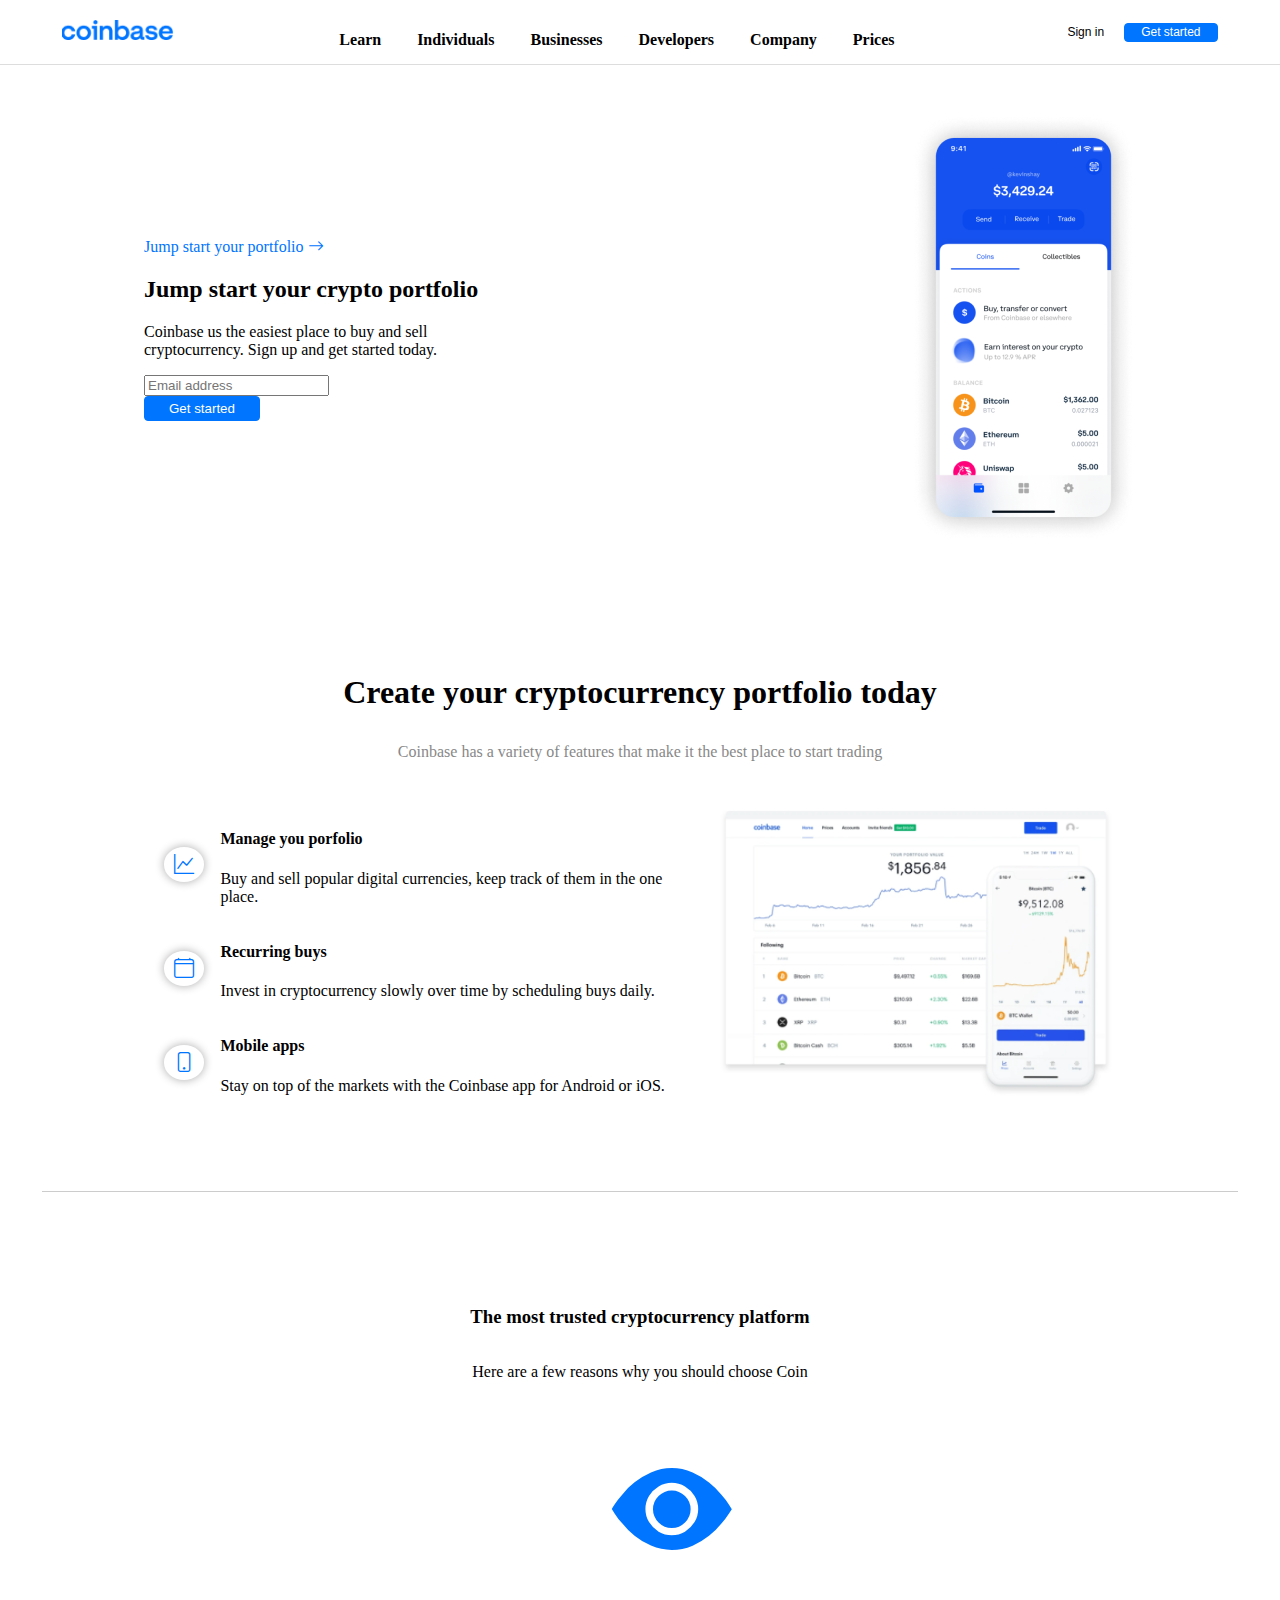
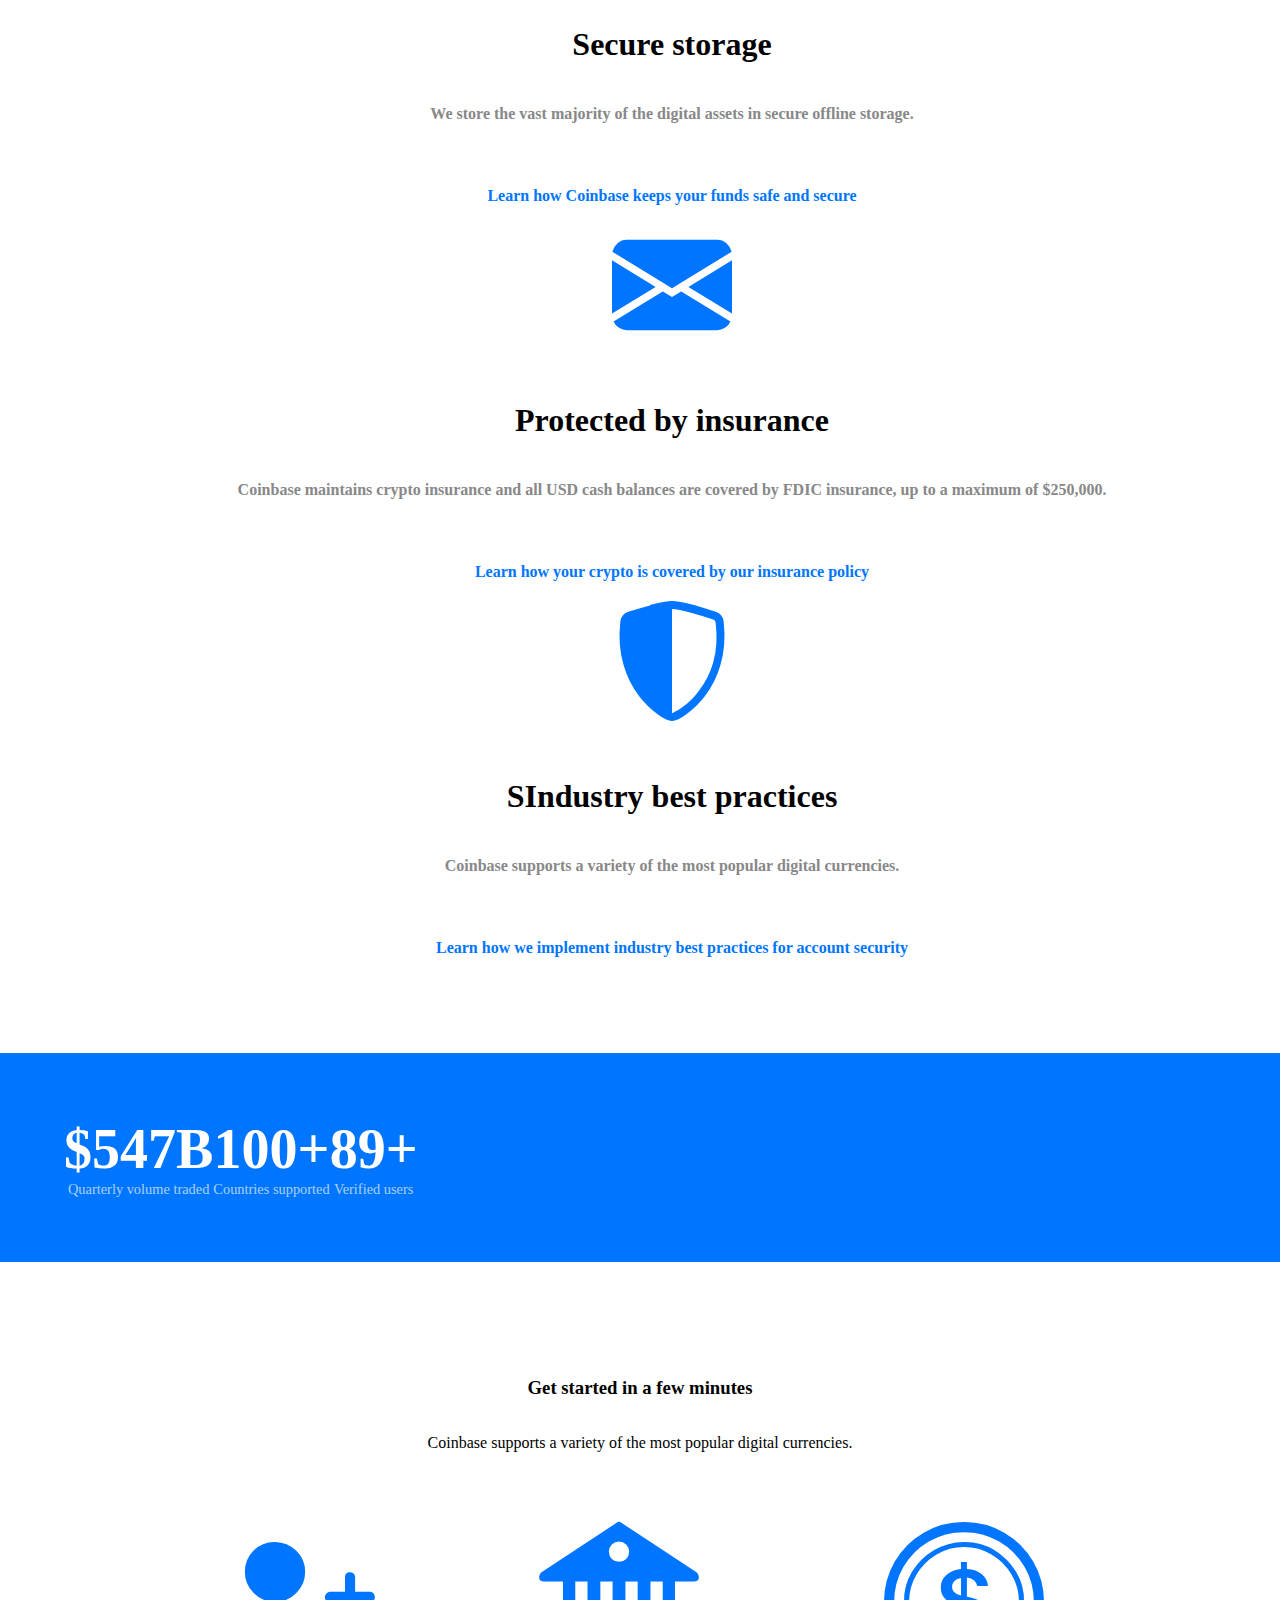
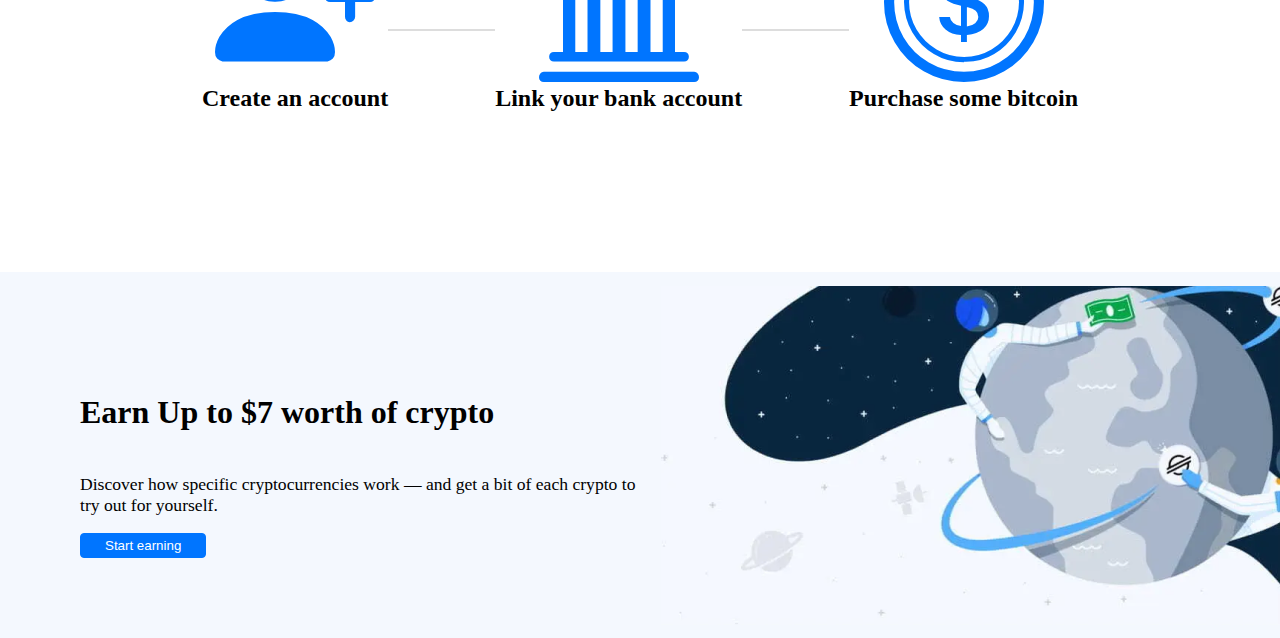
<file: index.html>
<!DOCTYPE html>
<html lang="en">
    <head>
    <meta charset="UTF-8" />
    <meta http-equiv="X-UA-Compatible" content="IE=edge" />
    <meta name="viewport" content="width=device-width, initial-scale=1.0" />
    <title>COINBASE</title>
    <link href="https://cdn.jsdelivr.net/npm/bootstrap@5.2.0-beta1/dist/css/bootstrap.min.css" rel="stylesheet" integrity="sha384-0evHe/X+R7YkIZDRvuzKMRqM+OrBnVFBL6DOitfPri4tjfHxaWutUpFmBp4vmVor" crossorigin="anonymous">
    <link rel="stylesheet" href="https://cdn.jsdelivr.net/npm/bootstrap-icons@1.9.1/font/bootstrap-icons.css">
    <link rel="stylesheet" href="../css/styles.css">
    </head>
    <body>
        <nav class="nav">
            <div class="logo">
                <a href="#">
                    <img src="../assets/img/Logo.png" alt="coinbase">
                </a>
            </div>
            <div class="menu d-none d-md-block">
                <ul class="main-menu">
                    <li><a href="#">Learn</a></li>
                    <li><a href="#">Individuals</a></li>
                    <li><a href="#">Businesses</a></li>
                    <li><a href="#">Developers</a></li>
                    <li><a href="#">Company</a></li>
                    <li><a href="#">Prices</a></li>
                </ul>
            </div>
            <div class="get-started">
                <button class="btn-sec-s">Sign in</button>
                <button class="btn-main-s">Get started</button>
            </div>
        </nav>
        <section class="sec-home">
            <div class="home-cta">
                <div class="cta-text">
                    <span>Jump start your portfolio</span>
                    <i class="bi bi-arrow-right"></i>
                </div>
                <h2 class="jump-title h1">Jump start your crypto portfolio</h2>
                <p class="home-desc">Coinbase us the easiest place to buy and sell cryptocurrency. Sign up and get started today.</p>
                <div class="lead-magnet row align-items-center">
                    <div class="col input-col">
                        <input type="text" class="form-control input-text"
                        placeholder="Email address">
                    </div>
                    <div class="col">
                        <button class="btn-main">Get started</button>
                    </div>
                    </div>
            </div>
            <div class="home-img d-none d-md-block">
                <img src="../assets/img/Wallet.png" alt="wallet">
            </div>
        </section>
        <section class="sec-features">
            <div class="intro">
                <h3>Create your cryptocurrency portfolio today</h3>
                <p>Coinbase has a variety of features that make it the best place to start trading </p>
            </div>
            <div class="features">
                <div class="text">
                    <div class="feature">
                        <span class="icon-sm">
                            <i class="bi bi-graph-up"></i>
                        </span>
                        <div class="description">
                            <h4 class="title-descript">Manage you porfolio</h4>
                            <p class="text-f">Buy and sell popular digital currencies, keep track of them in the one place.</p>
                        </div>
                    </div>
                    <div class="feature">
                        <span class="icon-sm">
                            <i class="bi bi-calendar4"></i>
                        </span>
                        <div class="description">
                            <h4 class="title-descript">Recurring buys</h4>
                            <p class="text-f">Invest in cryptocurrency slowly over time by scheduling buys daily.</p>
                        </div>
                    </div>
                    <div class="feature">
                        <span class="icon-sm">
                            <i class="bi bi-phone"></i>
                        </span>
                        <div class="description">
                            <h4 class="title-descript">Mobile apps</h4>
                            <p class="text-f">Stay on top of the markets with the Coinbase app for Android or iOS.</p>
                        </div>
                    </div>
                </div>
                <div class="image d-none d-md-block">
                    <img src="../assets/img/Chart.png" alt="Chart">
                </div>
            </div>
        </section>
        <section class="sec-benefits">
            <div class="intros">
                <h3>The most trusted cryptocurrency platform</h3>
                <p>Here are a few reasons why you should choose Coin</p>
            </div>
            <div class="benefit-cards row">

                <div class="benefit col-md">
                    <div class="icon">
                        <i class="bi bi-eye-fill icon"></i>
                    </div>
                    <div class="description">
                        <h4 class="title">Secure storage</h4>
                        <p class="text">We store the vast majority of the digital assets in secure offline storage.</p>
                    </div>
                    <p class="cta">Learn how Coinbase keeps your funds safe and secure </p>
                </div>

                <div class="benefit col-md">
                    <div class="icon">
                        <i class="bi bi-envelope-fill icon"></i>
                    </div>
                    <div class="description">
                        <h4 class="title">Protected by insurance</h4>
                        <p class="text">Coinbase maintains crypto insurance and all USD cash balances are covered by FDIC insurance, up to a maximum of $250,000.</p>
                    </div>
                    <p class="cta">Learn how your crypto is covered by our insurance policy</p>
                </div>

                <div class="benefit col-md">
                    <div class="icon">
                        <i class="bi bi-shield-shaded icon"></i>
                    </div>
                    <div class="description">
                        <h4 class="title">SIndustry best practices</h4>
                        <p class="text">Coinbase supports a variety of the most popular digital currencies.</p>
                    </div>
                    <p class="cta">Learn how we implement industry best practices for account security</p>
                </div>
            </div>
        </section>
        <section class="sec-kpis col-md row">
            <div class="kpi col-md">
                <span class="number">$547B</span>
                <span class="desc">Quarterly volume traded</span>
            </div>

            <div class="kpi col-md">
                <span class="number">100+</span>
                <span class="desc">Countries supported</span>
            </div>

            <div class="kpi col-md">
                <span class="number">89+</span>
                <span class="desc">Verified users</span>
            </div>
        </section>
        <section class="sec-onboarding">
            <div class="intros">
                <h3>Get started in a few minutes</h3>
                <p>Coinbase supports a variety of the most popular digital currencies.</p>
            </div>
            <div class="steps">
                <div class="icon-desc">
                    <i class="bi bi-person-plus-fill icon"></i>
                    <h4 class="title">
                        Create an account
                    </h4>
                </div>

                <div class="step-separator">

                </div>
                <div class="icon-desc">
                    <i class="bi bi-bank2 icon"></i>
                    <h4 class="title">
                        Link your bank account
                    </h4>
                </div>

                <div class="step-separator"></div>

                <div class="icon-desc">
                    <i class="bi bi-coin icon"></i>
                    <h4 class="title">
                        Purchase some bitcoin
                    </h4>
                </div>
            </div>
        </section>
        <section class="sec-footer-cta col-md">
            <div class="footer-cta">
                <h4 class="cta-title">Earn Up to $7 worth of crypto</h4>
                <p class="cta-description">Discover how specific cryptocurrencies work — and get a bit of each crypto to try out for yourself.</p>
                <button class="btn-main">Start earning</button>
            </div>
        </section>
    </body>
    <script src="https://cdn.jsdelivr.net/npm/bootstrap@5.2.0-beta1/dist/js/bootstrap.bundle.min.js" integrity="sha384-pprn3073KE6tl6bjs2QrFaJGz5/SUsLqktiwsUTF55Jfv3qYSDhgCecCxMW52nD2" crossorigin="anonymous"></script>
    <script>

    </script>
</html>
</file>
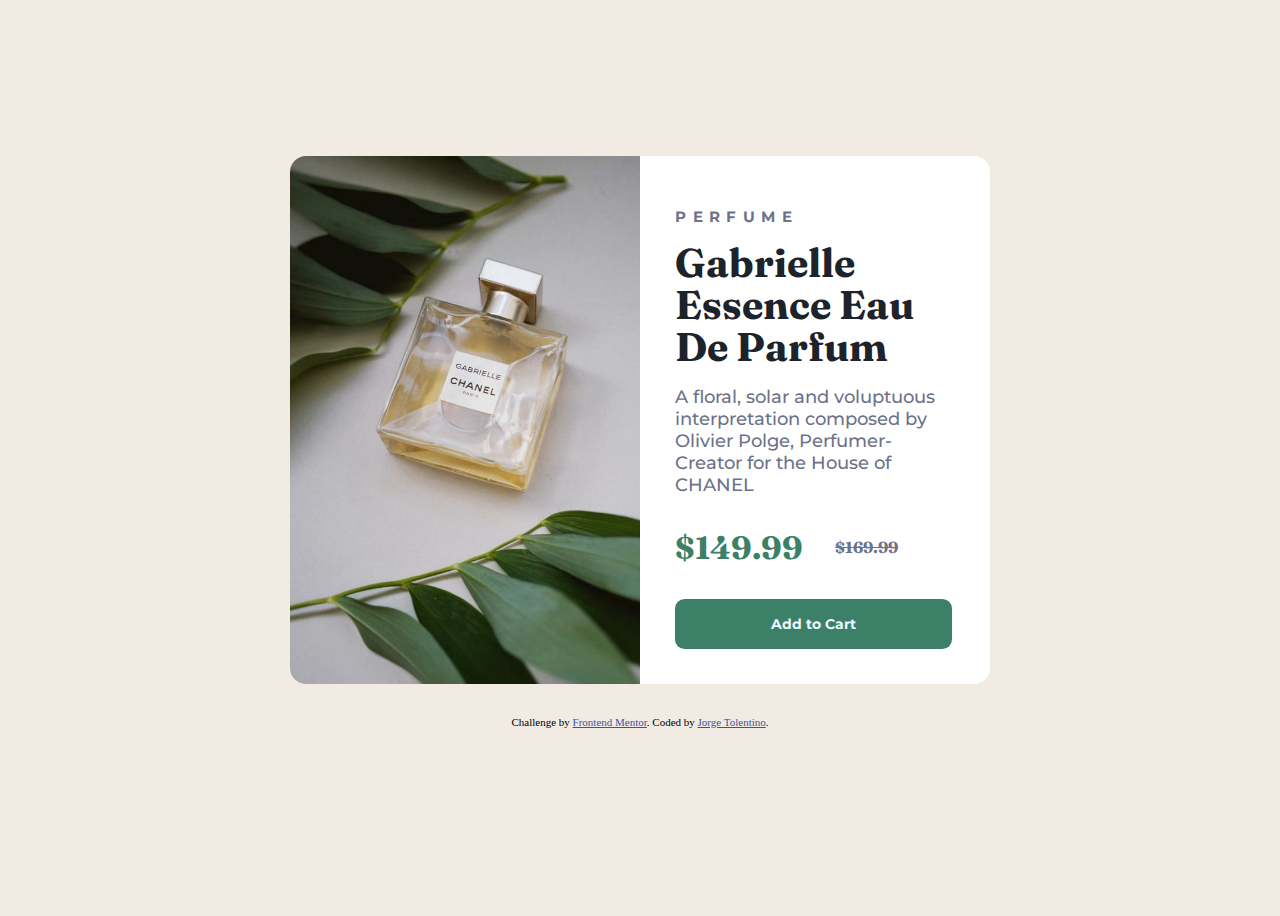
<file: Product-preview/index.html>
<!DOCTYPE html>
<html lang="en">
<head>
  <meta charset="UTF-8">
  <meta name="viewport" content="width=device-width, initial-scale=1.0"> <!-- displays site properly based on user's device -->

  <link rel="icon" type="image/png" sizes="32x32" href="./images/favicon-32x32.png">
  
  <title>Frontend Mentor | Product preview card component</title>

<link rel="stylesheet" href="styles.css">
<link href="https://fonts.googleapis.com/css2?family=Montserrat" rel="stylesheet">
<link href="https://fonts.googleapis.com/css2?family=Fraunces" rel="stylesheet">

</head>
<body>

  <div class="container">
    <img src="images/image-product-desktop.jpg" alt="product-desktop">
    <div class="body-p">
      <p class="text-product">PERFUME</p>
      <h3 class="name-product">Gabrielle Essence Eau De Parfum</h3>
      <p class="description">A floral, solar and voluptuous interpretation composed by Olivier Polge, 
        Perfumer-Creator for the House of CHANEL</p>
      <div class="price">
        <p class="price-lead">$149.99</p>
        <p class="price-sec">$169.99</p>
      </div>
      <button class="btn-cart">Add to Cart</button>
    </div>
  </div>

  <div class="attribution">
    Challenge by <a href="https://www.frontendmentor.io?ref=challenge" target="_blank">Frontend Mentor</a>. 
    Coded by <a href="https://hijorhe.github.io/">Jorge Tolentino</a>.
  </div>
</body>
</html>
</file>
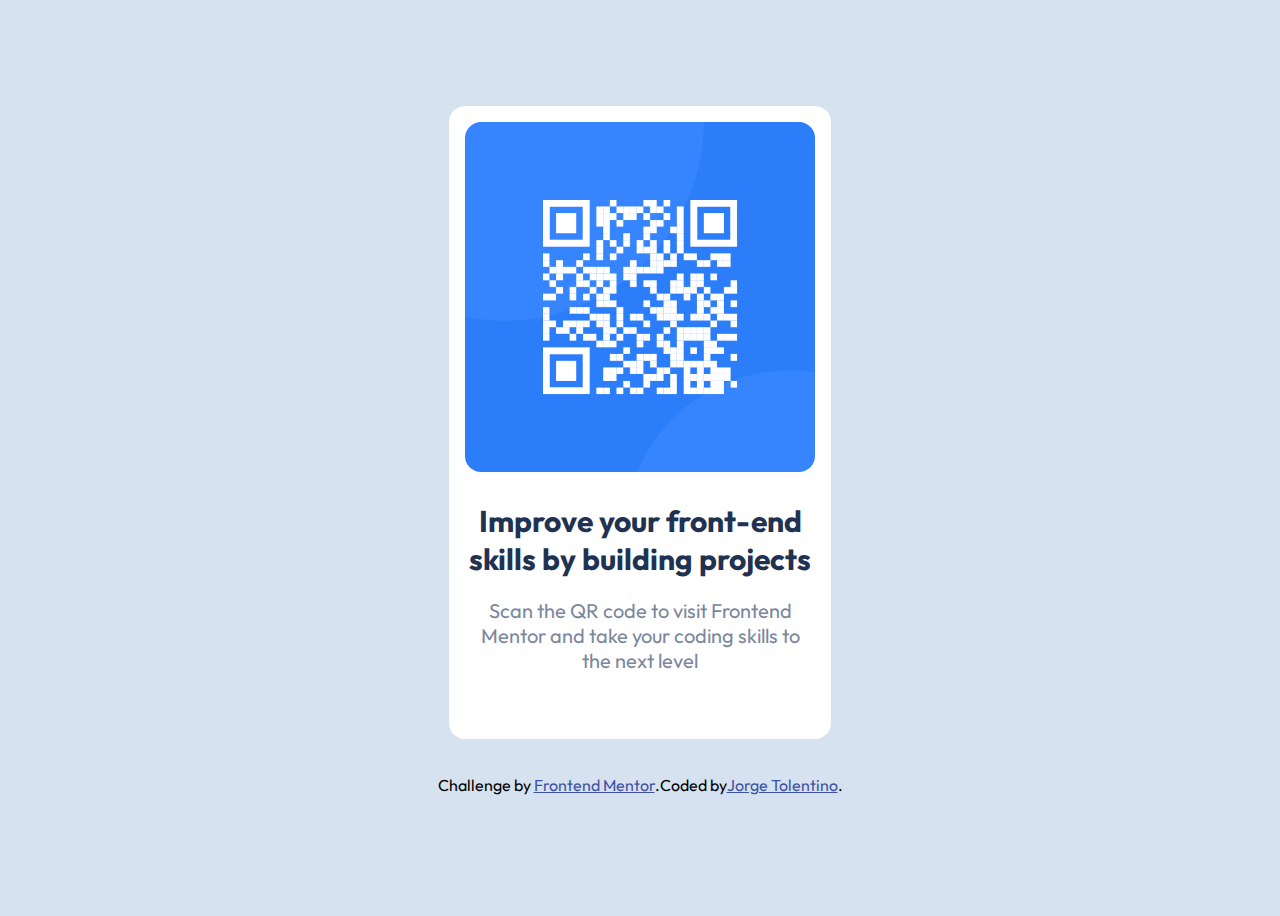
<file: QR-FrontendMentor/index.html>
<!DOCTYPE html>
<html lang="en">
<head>
  <meta charset="UTF-8">
  <meta name="viewport" content="width=device-width, initial-scale=1.0"> <!-- displays site properly based on user's device -->

  <link rel="icon" type="image/png" sizes="32x32" href="./images/favicon-32x32.png">
  
  <title>Frontend Mentor | QR code component</title>
<link rel="stylesheet" href="styles.css">
<link
rel="stylesheet"
href="https://fonts.googleapis.com/css?family=Outfit"
/>
</head>
<body>
  <div class="container">
    <img src="images/image-qr-code.png" alt="QR" />
    <h1>Improve your front-end skills by building projects</h1>
    <p>
      Scan the QR code to visit Frontend Mentor and take your coding skills to
      the next level
    </p>
  </div>
  <footer>
    <div class="attribution">
      <p>
        Challenge by
        <a href="https://www.frontendmentor.io?ref=challenge" target="_blank"
          >Frontend Mentor</a
        >.
      </p>
      Coded by
      <a href="https://www.frontendmentor.io/profile/virag-ky" target="_blank"
        >Jorge Tolentino</a
      >.
    </div>
  </footer>
  </div>
</body>
</html>
</file>
<file: css/styles.css>
.btn-main, .btn-main-s {
  padding: 0.25rem 1.5rem;
  border-radius: 0.25rem;
  background-color: #0075FF;
  color: white;
  border: solid 1px #0075FF;
}
.btn-main:hover, .btn-main-s:hover {
  background-color: white;
  color: #0075FF;
}
.btn-main-s {
  font-size: 0.75rem;
  padding: 0.1rem 1rem;
}

.btn-sec, .btn-sec-s {
  padding: 0.25rem 1.5rem;
  border-radius: 0.25rem;
  color: #000000;
  background-color: transparent;
  border: none;
}
.btn-sec:hover, .btn-sec-s:hover {
  color: #888;
}
.btn-sec-s {
  font-size: 0.75rem;
  padding: 0.1rem 1rem;
}

.main-menu {
  margin-bottom: 0;
}
.main-menu li {
  font-size: 1rem;
  font-weight: 600;
  list-style: none;
  display: inline;
  margin-right: 2rem;
}
.main-menu li a {
  color: #000000;
  text-decoration: none;
}
.main-menu li a:hover {
  text-decoration: underline;
}

.icon-sm i {
  font-size: 1.25rem;
  color: #0075FF;
  padding: 0.4rem 0.65rem;
  border-radius: 50%;
  box-shadow: 0 0 10px rgba(0, 0, 0, 0.3333333333);
}

.benefit {
  display: flex;
  flex-direction: column;
}
.benefit .icon {
  color: #0075FF;
  font-size: 7.5rem;
  text-align: center;
}
.benefit .description .title {
  font-size: 2rem;
  text-align: center;
}
.benefit .description .text {
  color: #888;
  font-weight: 600;
  text-align: center;
}
.benefit .cta {
  color: #0075FF;
  font-weight: 600;
  margin-top: 3rem;
  text-align: center;
}

.icon-desc {
  display: flex;
  flex-direction: column;
  align-items: center;
  justify-content: center;
}
.icon-desc .icon {
  color: #0075FF;
  font-size: 10rem;
  padding: 0;
}
.icon-desc .title {
  margin-top: -1rem;
  font-size: 1.5rem;
  font-weight: 600;
}

html {
  min-width: 100vw;
}
html ::-webkit-scrollbar {
  display: none;
}

body {
  padding: 0;
  margin: 0;
}

.nav {
  display: flex;
  align-items: center;
  justify-content: space-around;
  width: 100%;
  height: 4rem;
  border-bottom: 1px solid #ddd;
}

.logo img {
  max-width: 7rem;
}

.sec-home {
  display: flex;
  align-items: center;
  width: 100%;
  max-width: 992px;
  margin: auto;
  padding: 3rem;
}
.sec-home .home-cta {
  flex: 1;
}
.sec-home .home-cta .cta-text {
  color: #0075FF;
}
.sec-home .home-cta .home-title {
  width: 20rem;
  font-size: 3rem;
  max-width: 200px;
}
.sec-home .home-cta .home-desc {
  width: 300px;
}
.sec-home .home-cta .lead-magnet .input-col {
  max-width: 200px;
}

.sec-features, .sec-onboarding .intros, .sec-benefits .intros {
  width: 100%;
  max-width: 992px;
  margin: auto;
  padding: 3rem;
  display: flex;
  flex-direction: column;
  align-items: center;
}
.sec-features .intro, .sec-features .sec-onboarding .intros, .sec-onboarding .sec-features .intros, .sec-onboarding .intros .intro, .sec-onboarding .intros .intros, .sec-features .sec-benefits .intros, .sec-benefits .sec-features .intros, .sec-benefits .intros .intro, .sec-benefits .intros .intros {
  text-align: center;
}
.sec-features .intro h3, .sec-features .sec-onboarding .intros h3, .sec-onboarding .sec-features .intros h3, .sec-onboarding .intros .intro h3, .sec-onboarding .intros .intros h3, .sec-features .sec-benefits .intros h3, .sec-benefits .sec-features .intros h3, .sec-benefits .intros .intro h3, .sec-benefits .intros .intros h3 {
  font-size: 2rem;
}
.sec-features .intro p, .sec-features .sec-onboarding .intros p, .sec-onboarding .sec-features .intros p, .sec-onboarding .intros .intro p, .sec-onboarding .intros .intros p, .sec-features .sec-benefits .intros p, .sec-benefits .sec-features .intros p, .sec-benefits .intros .intro p, .sec-benefits .intros .intros p {
  font-size: 1rem;
  color: #888;
}
.sec-features .features, .sec-onboarding .intros .features, .sec-benefits .intros .features {
  display: flex;
  gap: 1rem;
  align-items: center;
}
.sec-features .features .text, .sec-onboarding .intros .features .text, .sec-benefits .intros .features .text {
  padding: 2rem 0;
  flex: 1;
}
.sec-features .features .text .feature, .sec-onboarding .intros .features .text .feature, .sec-benefits .intros .features .text .feature {
  display: flex;
  flex-direction: row;
  align-items: center;
}
.sec-features .features .text .feature .description, .sec-onboarding .intros .features .text .feature .description, .sec-benefits .intros .features .text .feature .description {
  margin-left: 1rem;
  max-width: 30rem;
}
.sec-features .features .text .feature .description .description-title, .sec-onboarding .intros .features .text .feature .description .description-title, .sec-benefits .intros .features .text .feature .description .description-title {
  font-size: 1.15rem;
}
.sec-features .features .text .feature .description .description-text, .sec-onboarding .intros .features .text .feature .description .description-text, .sec-benefits .intros .features .text .feature .description .description-text {
  font-size: 1rem;
}
.sec-features .features .image img, .sec-onboarding .intros .features .image img, .sec-benefits .intros .features .image img {
  max-width: 25rem;
}

.sec-benefits {
  width: 100%;
  max-width: 992px;
  margin: auto;
  padding: 3rem;
  max-width: 1100px;
  align-items: center;
  border-top: 1px solid #ccc;
}
.sec-benefits .benefit-cards {
  width: 100%;
  padding: 0 2rem 2rem 2rem;
}

.sec-kpis {
  width: 100%;
  background-color: #0075FF;
  color: white;
  padding: 4rem;
  display: flex;
  margin: 0;
}
.sec-kpis .kpi {
  display: flex;
  flex-direction: column;
  align-items: center;
}
.sec-kpis .kpi .number {
  font-size: 3.5rem;
  font-weight: 600;
}
.sec-kpis .kpi .desc {
  font-size: 0.9rem;
  color: rgba(255, 255, 255, 0.6666666667);
}

.sec-onboarding {
  width: 100%;
  max-width: 992px;
  margin: auto;
  padding: 3rem;
  max-width: 1100px;
}
.sec-onboarding .steps {
  padding: 0 7rem 5rem 7rem;
  display: flex;
  align-items: center;
  justify-content: center;
}
.sec-onboarding .steps .step-separator {
  flex: 1;
  border-top: 2px solid #ddd;
  margin: 0;
}

.sec-footer-cta {
  background-color: #f4f8fe;
  padding: 5rem;
  background-image: url(../assets/img/bg.png);
  background-repeat: no-repeat;
  background-position: 100%;
}
.sec-footer-cta .footer-cta {
  max-width: 50%;
}
.sec-footer-cta .cta-title {
  font-size: 2rem;
}
.sec-footer-cta .cta-description {
  font-size: 1.1rem;
}

@media (max-width: 768px) {
  .sec-onboarding .intro, .sec-onboarding .intros {
    text-align: center;
    padding: 2rem;
    margin-bottom: 0;
  }
  .sec-onboarding .intro h3, .sec-onboarding .intros h3 {
    font-size: 1.8rem;
  }
  .sec-onboarding .steps {
    flex-direction: column;
  }
  .sec-onboarding .steps .icon-desc .title {
    text-align: center;
  }
  .sec-footer-cta {
    padding: 2rem;
    background-image: none;
    text-align: center;
    justify-content: center;
    margin: 0;
  }
  .sec-footer-cta .footer-cta {
    max-width: 100%;
    text-align: center;
    justify-content: center;
  }
  .sec-benefits .intro, .sec-benefits .intros {
    text-align: center;
  }
  .sec-benefits .intro h3, .sec-benefits .intros h3 {
    font-size: 2rem;
  }
  .sec-features .intro h3, .sec-benefits .intros .intro h3, .sec-onboarding .intros .intro h3, .sec-features .sec-benefits .intros h3, .sec-benefits .sec-features .intros h3, .sec-benefits .intros .intros h3, .sec-features .sec-onboarding .intros h3, .sec-onboarding .sec-features .intros h3, .sec-onboarding .intros .intros h3 {
    font-size: 2rem;
  }
  .sec-features .intro p, .sec-benefits .intros .intro p, .sec-onboarding .intros .intro p, .sec-features .sec-benefits .intros p, .sec-benefits .sec-features .intros p, .sec-benefits .intros .intros p, .sec-features .sec-onboarding .intros p, .sec-onboarding .sec-features .intros p, .sec-onboarding .intros .intros p {
    font-size: 1rem;
  }
}

/*# sourceMappingURL=styles.css.map */
</file>
<file: Product-preview/styles.css>
.attribution { font-size: 2rem; padding: 2rem; font-size: 11px; text-align: center; }
.attribution a { color: hsl(228, 45%, 44%); }

body {
    font-size: 15px;
    background-color: hsl(30, 38%, 92%);
    display: flex;
    flex-direction: column;
    justify-content: center;
    align-items: center;
    min-height: 100vh;
    }

.container{
    display: flex;
    flex-direction: row;
    background-color: hsl(0, 0%, 100%);
    width: 700px;
    border-radius: 1rem;
    text-align: left;
    padding: 0rem;
    height: 50%;
}

img{
    padding: 0;
    width: 350px;
    border-top-left-radius: 1rem;
    border-bottom-left-radius: 1rem;
    display: block;
    margin: 0;
}

.body-p{
    display: flex;
    flex-direction: column;
    align-items: flex-start;
    justify-content: center;
    padding: 2.2rem;
}

.text-product{
    display: flex;
    margin: 1rem 0;
    font-family: Montserrat;
    font-weight: 700;
    color: hsl(228, 12%, 48%);
    letter-spacing: 0.40rem;
}

.name-product{
    display: flex;
    margin: 0;
    font-family: Fraunces;
    font-weight: bolder;
    font-size: 2.5rem;
    color: hsl(212, 21%, 14%);
    line-height : 42px;
}

.description{
    display: flex;
    margin-bottom: 0;
    font-family: Montserrat;
    font-weight: 500;
    font-size: 1.1rem;
    color: hsl(228, 12%, 48%);
    line-height : 22px;
}

.price{
    display: flex;
    flex-direction: row;
    align-items: center;
    margin-top: 0;
}
.price-lead{
    font-family: Fraunces;
    font-weight: bolder;
    color: hsl(158, 36%, 37%);
    font-size: 2rem;
}

.price-sec{
    margin-left: 2rem;
    font-family: Fraunces;
    font-weight: bolder;
    color: hsl(228, 12%, 48%);
    font-size: 1rem;
    text-decoration: line-through;
}

.btn-cart{
    background-color: hsl(158, 36%, 37%);
    color: aliceblue;
    border: none;
    border-radius: 0.6rem;
    padding: 1rem 6rem;
    font-family: Montserrat;
    font-weight: bolder;
    font-size: 0.9rem;
}

.btn-cart:hover{
    cursor: pointer;
    background-color: hsl(158, 36%, 47%);
}

@media only screen and (max-width: 600px) {
    body{
        padding: 2rem 0rem; 
        width: 300px;
        background-color: hsl(30, 38%, 92%);
        display: flex;
        flex-direction: column;
        justify-content: center;
        align-items: center;
        min-height: 100vh;
    }
    img {
    width: 300px;
    }
    .container {
        background-color: hsl(0, 0%, 100%);
        width: 300px;
    }
    .body-p {
    background-color: hsl(0, 0%, 100%);
    }

    .btn-cart{
        padding: 1rem 6rem;
        font-size: 1rem;  
        width: 300px;
    }

    .attribution {
        display: flex;
        width: 100%;
        display: flex;
        flex-direction: row;
        justify-content: center;
        align-items: center;
        padding: 2rem 0rem 0rem 0rem;
    }

}
</file>
<file: QR-FrontendMentor/styles.css>
.attribution {
        font-size: 16px;
        text-align: center;
        margin-top: 20px; 
        display: flex;
        flex-direction: row;
        align-items: center;
        justify-content: space-between;
    }
    
    .attribution a {
    color: hsl(228, 45%, 44%);
    }
    
    body {
    font-family: Outfit;
    font-size: 15px;
    background-color: hsl(212, 45%, 89%);
    display: flex;
    flex-direction: column;
    justify-content: center;
    align-items: center;
    min-height: 100vh;
    }
    
    .container {
    background-color: hsl(0, 0%, 100%);
    width: 350px;
    border-radius: 1rem;
    text-align: center;
    padding: 1rem;
    height: 50%;
    }
    img {
    width: 350px;
    border-radius: 1rem;
    display: block;
    margin: auto;
    }
    h1 {
    font-weight: 700;
    color: hsl(218, 44%, 22%);
    font-size: 30px;
    margin: 30px auto 0 auto;
    }
    .container p {
    font-weight: 400;
    color: hsl(220, 15%, 55%);
    font-size: 20px;
    margin: 20px auto 50px auto;
    }
    
    @media only screen and (max-width: 600px) {
    img {
        width: 300px;
    }
    main {
        width: 300px;
    }
    h1 {
        font-size: 24px;
    }
    main p {
        font-size: 17px;
    }
    .attribution {
        font-size: 10px;
    }

    }
</file>
